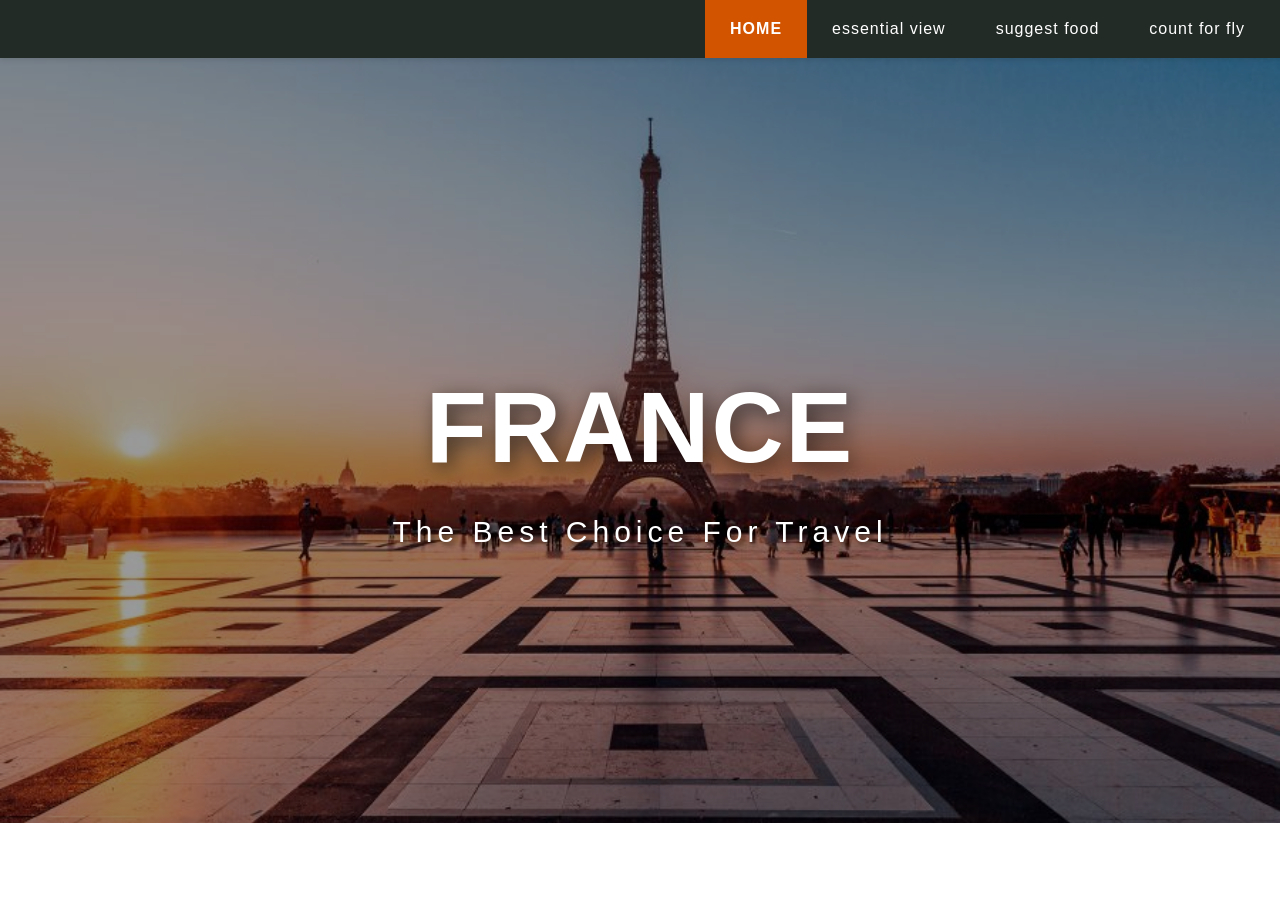
<file: index.html>
<!DOCTYPE html>
<html lang="zh-TW">
<head>
    <meta charset="UTF-8">
    <meta name="viewport" content="width=device-width, initial-scale=1.0">
    <title>FRANCE the best choice for travel</title>
    <link rel="stylesheet" href="style.css">
</head>
<body>

    <div class="header">
        <div class="page chioce"><!-- every link to page -->
            <a href="index.html" class="picked">HOME</a>
            <a href="view.html">essential view</a>
            <a href="food.html">suggest food</a>
            <a href="count.html">count for fly</a>
        </div>
    </div>

    <div class="hero">
        <img src="france head.jpg" alt="France Scenery">
        <div class="hero-text">
            <h1>FRANCE</h1>
            <p>The Best Choice For Travel</p>
        </div>
    </div>

</body>
</html>
</file>
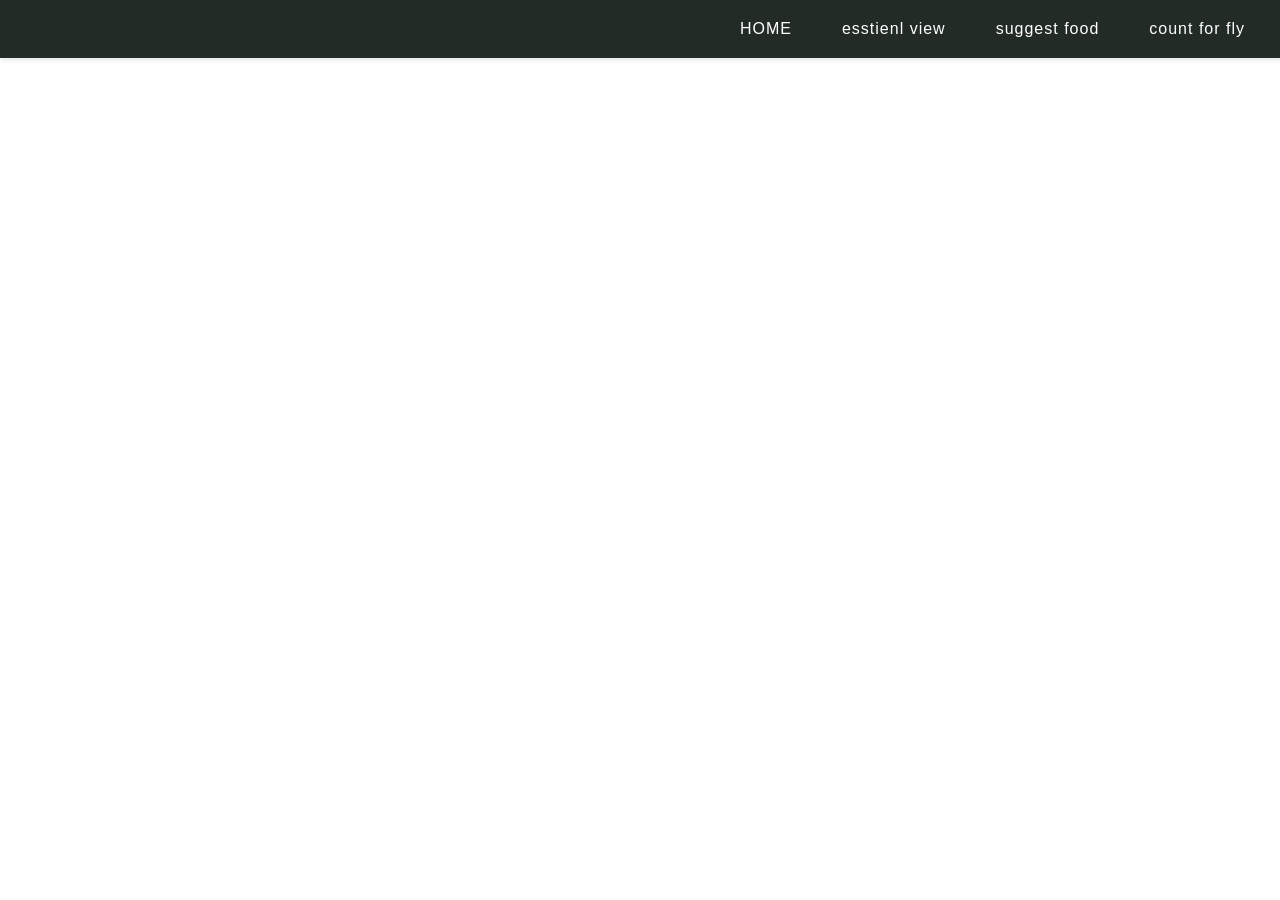
<file: base.html>
<html>
    <head>
         <title>FRANCH the best chioce for traval</title>
        <link rel="stylesheet" href="style.css">
    </head>
    <body>
        <div class="header">
            <div class="page chioce"><!--every link to page   -->
                    <a href="index.html">HOME</a>
                    <a href="view.html">esstienl view</a>
                    <a href="food.html">suggest food</a>
                    <a href="count.html">count for fly</a>
            </div>
        </div>
        <div class="word before picture">
        </div>
    </body>
</html>
</file>
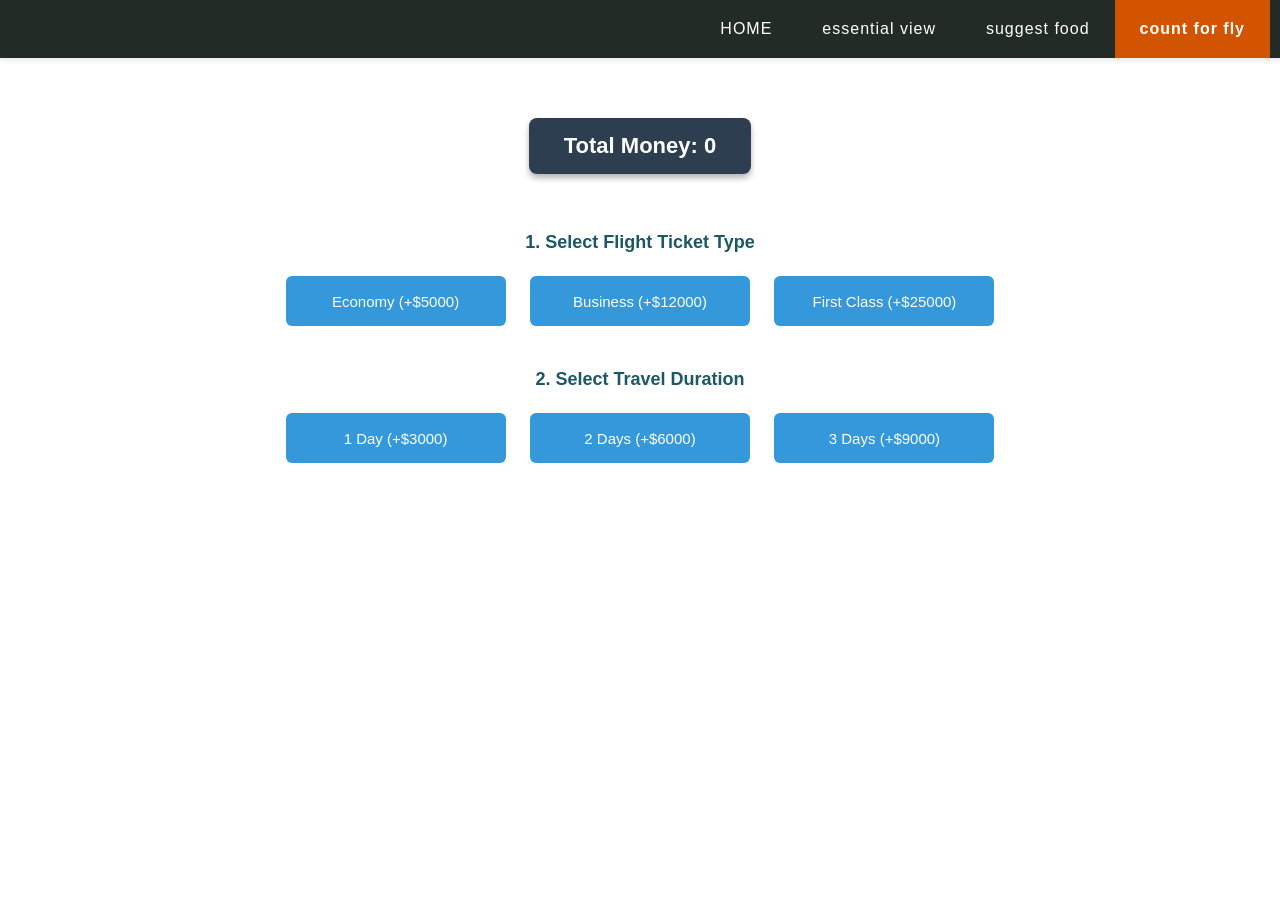
<file: count.html>
<html>
    <head>
         <title>FRANCE the best chioce for traval</title>
        <link rel="stylesheet" href="style.css">
        
    </head>
    <body>
        <div class="header">
            <div class="page chioce"><!--every link to page   -->
                    <a href="index.html">HOME</a>
                    <a href="view.html">essential view</a>
                    <a href="food.html">suggest food</a>
                    <a href="count.html" class="picked">count for fly</a>
            </div>
        </div>

        <div class="selection-container">
            <!-- 1. 總金額移到上方正中間 -->
            <div class="total-money">
                Total Money: <span id="money-display">0</span>
            </div>

            <!-- 第一行：機票種類 -->
            <div class="row-group">
                <h3>1. Select Flight Ticket Type</h3>
                <button class="option-btn" data-price="5000">Economy (+$5000)</button>
                <button class="option-btn" data-price="12000">Business (+$12000)</button>
                <button class="option-btn" data-price="25000">First Class (+$25000)</button>
            </div>

            <!-- 第二行：旅遊天數 -->
            <div class="row-group">
                <h3>2. Select Travel Duration</h3>
                <button class="option-btn" data-price="3000">1 Day (+$3000)</button>
                <button class="option-btn" data-price="6000">2 Days (+$6000)</button>
                <button class="option-btn" data-price="9000">3 Days (+$9000)</button>
            </div>
        </div>

        <script>
            let totalMoney = 0;
            const display = document.getElementById("money-display");
            const buttons = document.querySelectorAll(".option-btn");

            buttons.forEach(function(button) {
                button.addEventListener("click", function() {
                    let price = parseInt(button.getAttribute("data-price"));

                    if (!button.classList.contains("active")) {
                        totalMoney += price;
                        button.classList.add("active");
                    } else {
                        totalMoney -= price;
                        button.classList.remove("active");
                    }

                    display.textContent = totalMoney;
                });
            });
        </script>
    </body>
</html>
</file>
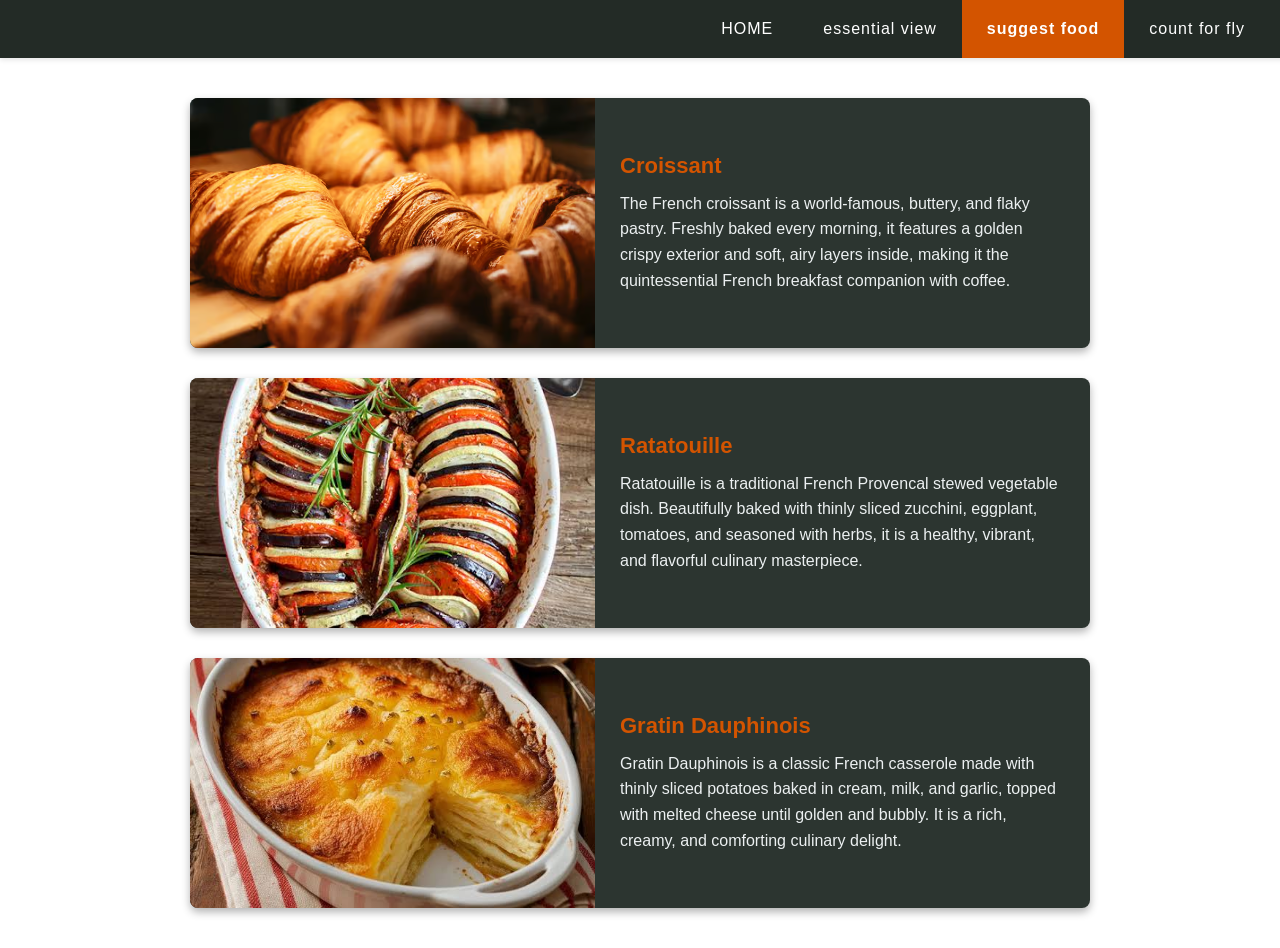
<file: food.html>
<html>
    <head>
         <title>FRANCE the best chioce for traval</title>
        <link rel="stylesheet" href="style.css">
    </head>
    <body>
        <div class="header">
            <div class="page chioce"><!--every link to page   -->
                    <a href="index.html">HOME</a>
                    <a href="view.html">essential view</a>
                    <a href="food.html" class="picked">suggest food</a>
                    <a href="count.html">count for fly</a>
            </div>
        </div>
        <div class="list-container">
            <div class="content-box">
                <div class="imgarea">
                    <img src="food1.jpg">
                </div>
                <div class="descarea">
                    <h2>Croissant</h2>
                    <p>The French croissant is a world-famous, buttery, and flaky pastry. Freshly baked every morning, it features a golden crispy exterior and soft, airy layers inside, making it the quintessential French breakfast companion with coffee.</p>
                </div>
            </div>
            <div class="content-box">
                <div class="imgarea">
                    <img src="food2.jpg">
                </div>
                <div class="descarea">
                    <h2>Ratatouille</h2>
                    <p>Ratatouille is a traditional French Provencal stewed vegetable dish. Beautifully baked with thinly sliced zucchini, eggplant, tomatoes, and seasoned with herbs, it is a healthy, vibrant, and flavorful culinary masterpiece.</p>
                </div>
            </div>
            <div class="content-box">
                <div class="imgarea">
                    <img src="food3.jpg">
                </div>
                <div class="descarea">
                    <h2>Gratin Dauphinois</h2>
                    <p>Gratin Dauphinois is a classic French casserole made with thinly sliced potatoes baked in cream, milk, and garlic, topped with melted cheese until golden and bubbly. It is a rich, creamy, and comforting culinary delight.</p>
                </div>
            </div>
        </div>

    </body>
</html>
</file>
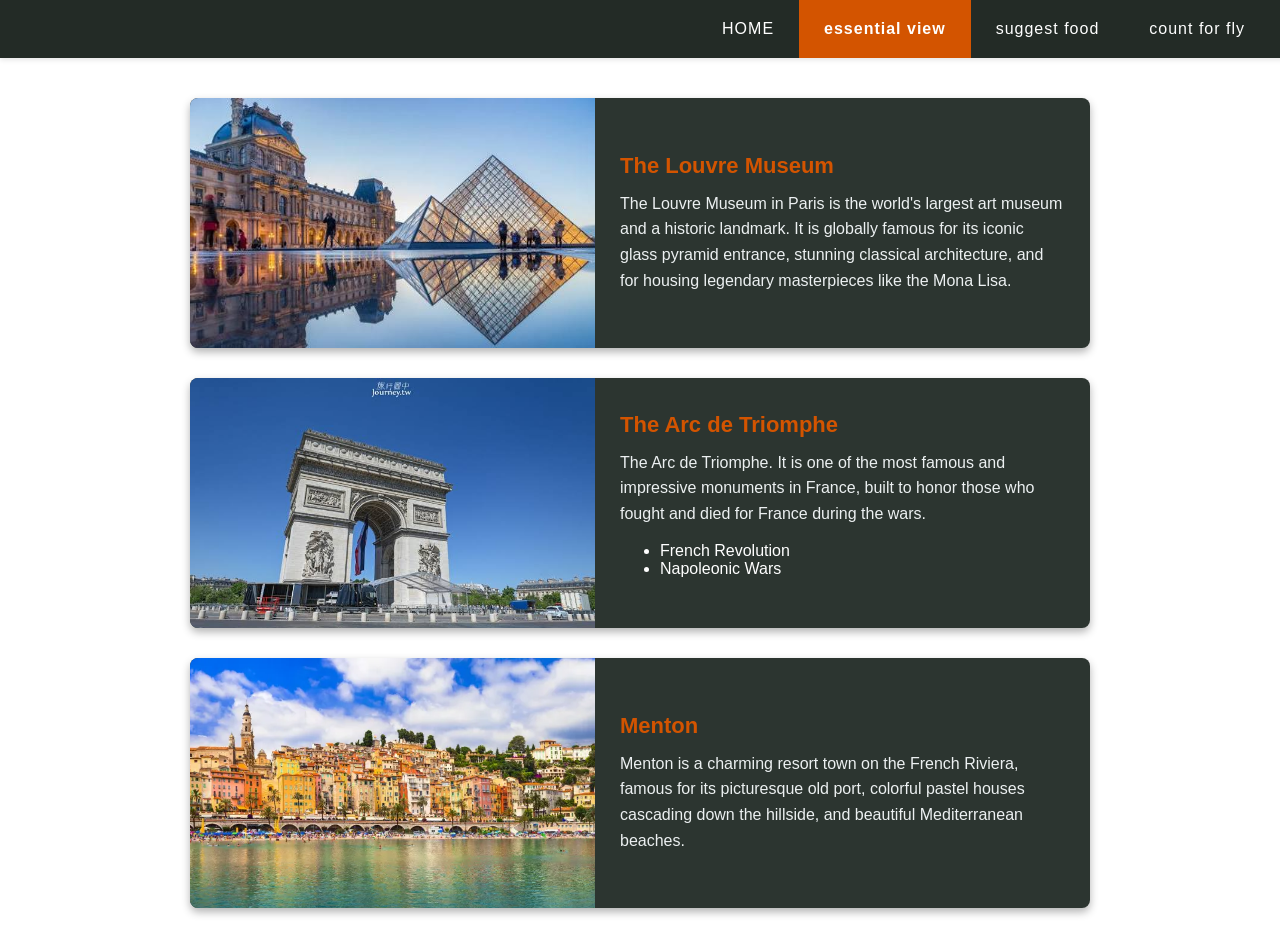
<file: view.html>
<html>
    <head>
         <title>FRANCE the best chioce for traval</title>
        <link rel="stylesheet" href="style.css">
    </head>
    <body>
        <div class="header">
            <div class="page chioce"><!--every link to page   -->
                    <a href="index.html">HOME</a>
                    <a href="view.html" class="picked">essential view</a>
                    <a href="food.html">suggest food</a>
                    <a href="count.html">count for fly</a>
            </div>
        </div>
        <div class="list-container">
            <div class="content-box">
                <div class="imgarea">
                    <img src="louvre.jpg">
                </div>
                <div class="descarea">
                    <h2>The Louvre Museum</h2>
                    <p>The Louvre Museum in Paris is the world's largest art museum and a historic landmark. It is globally famous for its iconic glass pyramid entrance, stunning classical architecture, and for housing legendary masterpieces like the Mona Lisa.</p>
                </div>
            </div>
            <div class="content-box">
                <div class="imgarea">
                    <img src="truumphal.jpg">
                </div>
                <div class="descarea">
                    <h2>The Arc de Triomphe</h2>
                    <p>The Arc de Triomphe. It is one of the most famous and impressive monuments in France, built to honor those who fought and died for France during the wars.</p>
                    <ul>
                        <li> French Revolution</li>
                        <li> Napoleonic Wars</li>
                    </ul>
                </div>
            </div>
            <div class="content-box">
                <div class="imgarea">
                    <img src="south.jpg">
                </div>
                <div class="descarea">
                    <h2>Menton</h2>
                    <p>Menton is a charming resort town on the French Riviera, famous for its picturesque old port, colorful pastel houses cascading down the hillside, and beautiful Mediterranean beaches.</p>
                </div>
            </div>

        </div>
    </body>
</html>
</file>
<file: style.css>
.header {
    background-color: #232b26; 
    padding: 0 30px;
    box-shadow: 0 2px 5px rgba(0, 0, 0, 0.1);
    position: sticky;
    top: 0;
    width: 100%;
    z-index: 1000;
}

.header .page.chioce {
    display: flex;
    justify-content: flex-end;
    align-items: stretch;
    gap: 0;
    max-width: 1200px;
    margin: 0 auto;
    padding: 0;
}

.header .page.chioce a {
    display: flex;
    align-items: center;
    background-color: transparent;
    color: #ffffff;
    padding: 20px 25px;
    border-radius: 0;
    text-decoration: none;
    font-size: 16px;
    font-weight: 500;
    letter-spacing: 1px;
    transition: background-color 0.3s ease;
}

.header .page.chioce a:hover {
    background-color: #3b4a42;
    color: #ffffff;
}

.header .page.chioce a.picked {
    background-color: #d35400; 
    color: #ffffff;
    font-weight: bold;
}
.hero {
    position: relative;
    height: 85vh;
    width: 100%;
    overflow: hidden;
    display: flex;
    justify-content: center;
    align-items: center;
    text-align: center;
    color: #ffffff;
}

.hero img {
    position: absolute;
    top: 0;
    left: 0;
    width: 100%;
    height: 100%;
    object-fit: cover;
    z-index: -1;
    filter: brightness(60%);
}

.hero-text {
    z-index: 1;
    padding: 0 20px;
}

.hero-text h1 {
    font-size: 100px;
    margin-bottom: 8px;
    letter-spacing: 2px;
    text-shadow: 5px 5px 20px rgba(0, 0, 0, 0.6);
}

.hero-text p {
    font-size: 30px;
    letter-spacing:5px;
    text-shadow: 3px 3px 5px rgba(0, 0, 0, 0.6);
}
body {
    color: #ffffff;
    font-family: sans-serif;
    margin: 0;
    padding: 0;
}

.selection-container {
    text-align: center; 
    max-width: 800px;
    margin: 40px auto;   
    padding: 20px;
}


.total-money {
    background-color: #2c3e50;
    color: #ffffff;
    font-size: 22px;
    font-weight: bold;
    padding: 15px 35px;
    border-radius: 8px;
    display: inline-block;
    margin-bottom: 40px;
    box-shadow: 0 4px 6px rgba(0, 0, 0, 0.3);
}

.row-group {
    margin-bottom: 35px;
    text-align: center; 
}

.row-group h3 {
    margin-bottom: 15px;
    color: #1b5766;
    font-size: 18px;
}


.option-btn {
    display: inline-block;
    width: 220px;
    height: 50px;
    line-height: 50px;
    text-align: center;
    background-color: #3498db;
    color: white;
    margin: 8px 10px;     
    border: none;
    border-radius: 6px;
    cursor: pointer;
    font-size: 15px;
    font-weight: 500;
    transition: background-color 0.3s ease;
    box-sizing: border-box;
}

.option-btn.active {
    background-color: #e74c3c;
}
.list-container {
    max-width: 900px;
    margin: 40px auto;
    padding: 0 20px;
    display: flex;
    flex-direction: column;
    gap: 30px;
}
.content-box {
    display: flex;
    flex-direction: row;
    align-items: center;
    background-color: #2c3530;
    border-radius: 8px;
    overflow: hidden;
    box-shadow: 0 4px 8px rgba(0, 0, 0, 0.3);
}
.content-box .imgarea {
    width: 45%;
    height: 250px;
}
.content-box .imgarea img {
    width: 100%;
    height: 100%;
    object-fit: cover;
    display: block;
}
.content-box .descarea {
    width: 55%;
    padding: 25px;
    box-sizing: border-box;
    text-align: left;
}
.content-box .descarea h2 {
    margin: 0 0 12px 0;
    color: #d35400;
    font-size: 22px;
}
.content-box .descarea p {
    margin: 0;
    color: #ecf0f1;
    line-height: 1.6;
    font-size: 16px;
}
</file>
